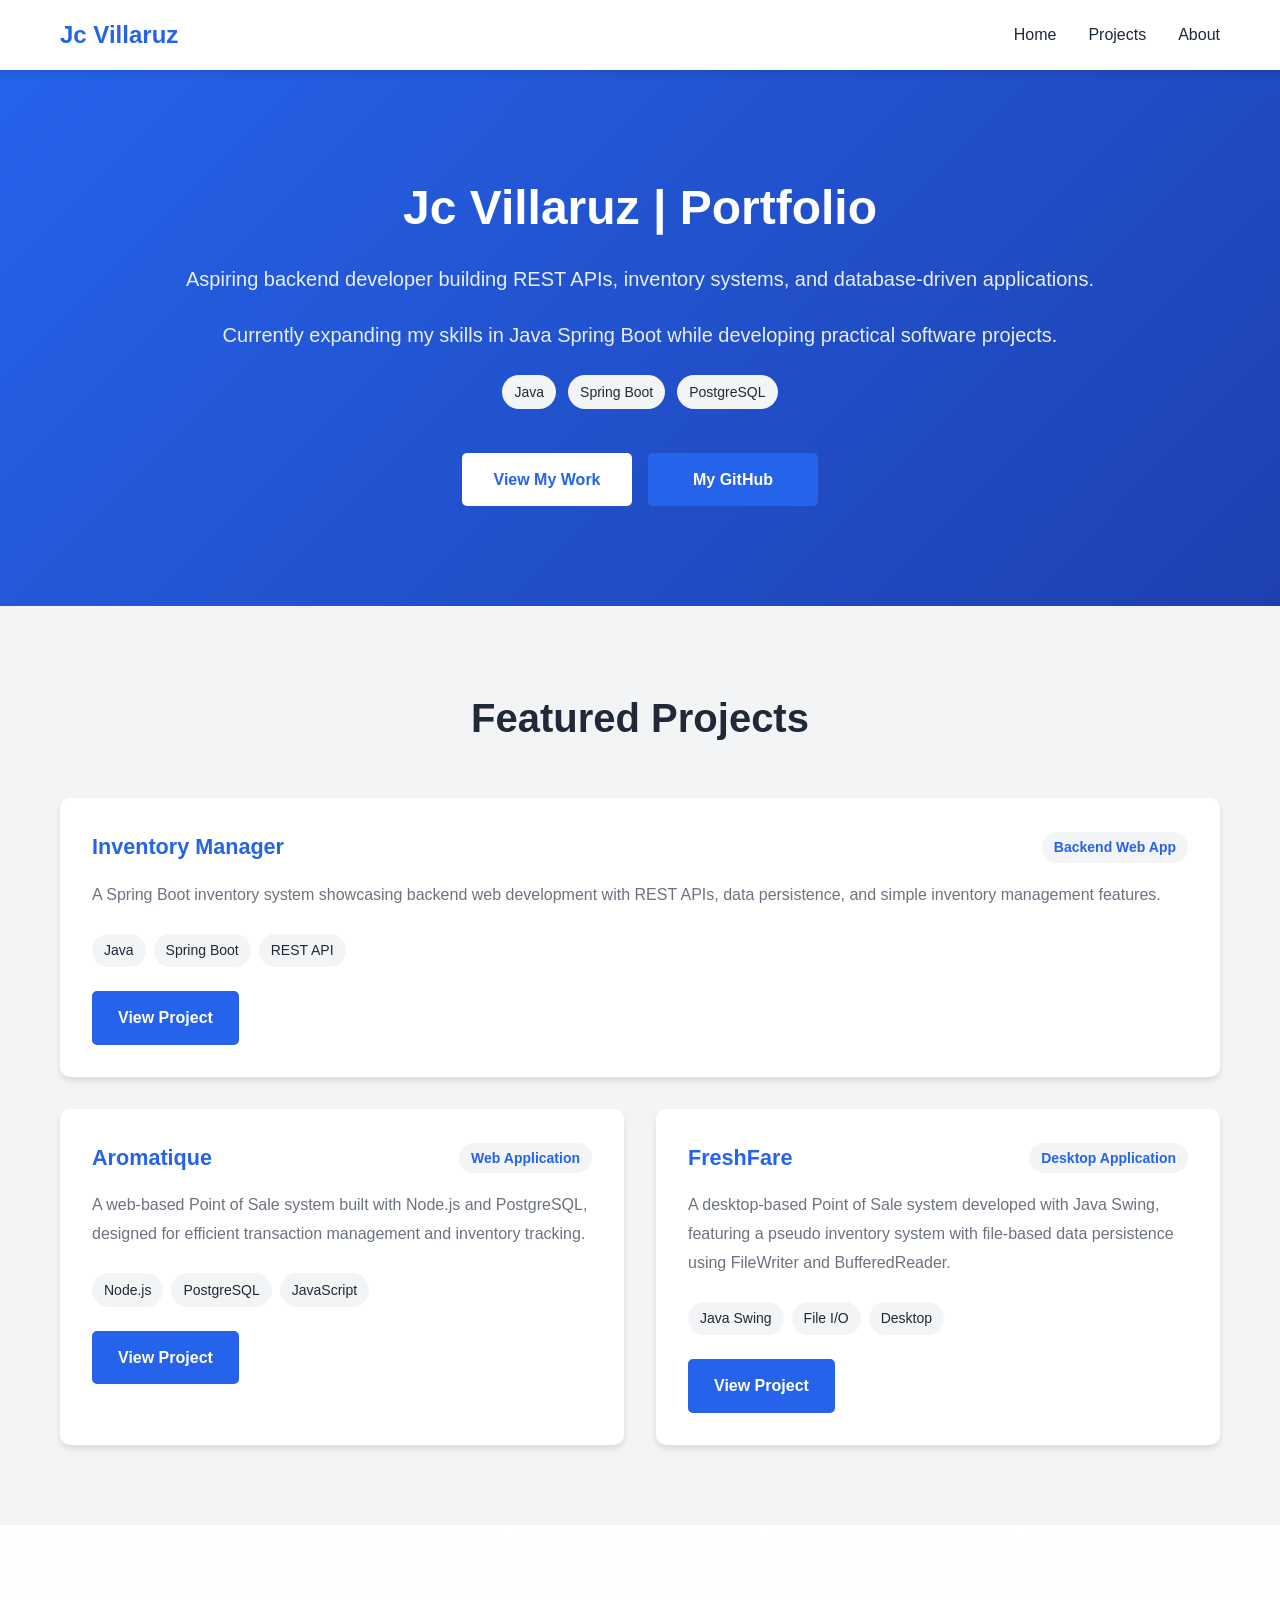
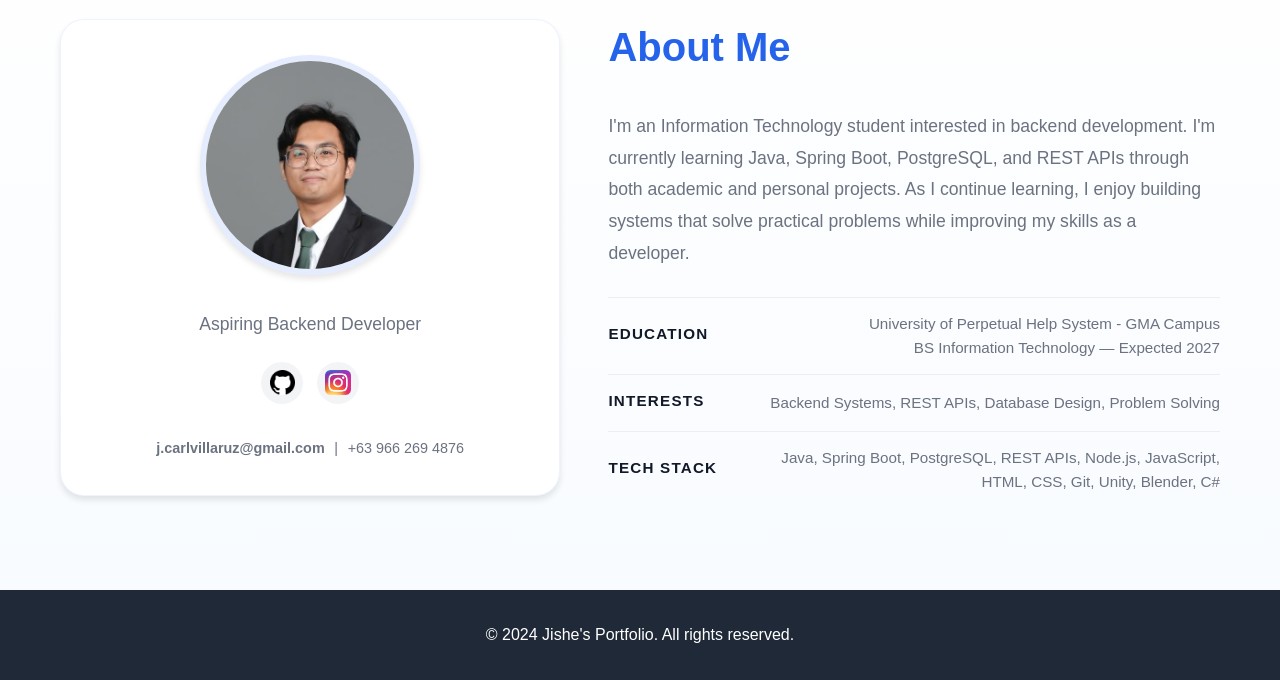
<file: index.html>
<!DOCTYPE html>
<html lang="en">
<head>
    <meta charset="UTF-8">
    <meta name="viewport" content="width=device-width, initial-scale=1.0">
    <title>Portfolio - Jishe</title>
    <link rel="stylesheet" href="styles.css">
</head>
<body>
    <!-- Navigation -->
    <nav class="navbar">
        <div class="container">
            <div class="nav-brand">Jc Villaruz</div>
            <ul class="nav-links">
                <li><a href="#home" class="nav-link">Home</a></li>
                <li><a href="#projects" class="nav-link">Projects</a></li>
                <li><a href="#about" class="nav-link">About</a></li>
            </ul>
        </div>
    </nav>

    <!-- Hero Section -->
    <section id="home" class="hero">
        <div class="container">
            <div class="hero-content">
                <h1>Jc Villaruz | Portfolio</h1>
                <p>Aspiring backend developer building REST APIs, inventory systems, and database-driven applications.</p>
                <p>Currently expanding my skills in Java Spring Boot while developing practical software projects.</p>
                <div class="hero-stack">
                    <span class="tech-badge">Java</span>
                    <span class="tech-badge">Spring Boot</span>
                    <span class="tech-badge">PostgreSQL</span>
                </div>
                <div class="hero-actions">
                    <a href="#projects" class="btn btn-primary">View My Work</a>
                    <a href="https://github.com/Jisheee" class="btn btn-secondary" target="_blank" rel="noopener noreferrer">My GitHub</a>
                </div>
            </div>
        </div>
    </section>

    <!-- Projects Section -->
    <section id="projects" class="projects">
        <div class="container">
            <h2>Featured Projects</h2>
            
            <div class="projects-grid">
                <!-- Spring Boot Inventory Project -->
                <div class="project-card">
                    <div class="project-header">
                        <h3>Inventory Manager</h3>
                        <span class="project-type">Backend Web App</span>
                    </div>
                    <p class="project-description">A Spring Boot inventory system showcasing backend web development with REST APIs, data persistence, and simple inventory management features.</p>
                    <div class="tech-stack">
                        <span class="tech-badge">Java</span>
                        <span class="tech-badge">Spring Boot</span>
                        <span class="tech-badge">REST API</span>
                    </div>
                    <a href="projects/spring-inventory.html" class="btn btn-secondary">View Project</a>
                </div>

                <!-- Aromatique Project -->
                <div class="project-card">
                    <div class="project-header">
                        <h3>Aromatique</h3>
                        <span class="project-type">Web Application</span>
                    </div>
                    <p class="project-description">A web-based Point of Sale system built with Node.js and PostgreSQL, designed for efficient transaction management and inventory tracking.</p>
                    <div class="tech-stack">
                        <span class="tech-badge">Node.js</span>
                        <span class="tech-badge">PostgreSQL</span>
                        <span class="tech-badge">JavaScript</span>
                    </div>
                    <a href="projects/aromatique.html" class="btn btn-secondary">View Project</a>
                </div>

                <!-- Java POS Project -->
                <div class="project-card">
                    <div class="project-header">
                        <h3>FreshFare</h3>
                        <span class="project-type">Desktop Application</span>
                    </div>
                    <p class="project-description">A desktop-based Point of Sale system developed with Java Swing, featuring a pseudo inventory system with file-based data persistence using FileWriter and BufferedReader.</p>
                    <div class="tech-stack">
                        <span class="tech-badge">Java Swing</span>
                        <span class="tech-badge">File I/O</span>
                        <span class="tech-badge">Desktop</span>
                    </div>
                    <a href="projects/freshfare.html" class="btn btn-secondary">View Project</a>
                </div>
            </div>
        </div>
    </section>

    <!-- About Section -->
    <section id="about" class="about">
        <div class="container">
            <div class="about-grid">
                <div class="about-profile">
                    <img src="assets/profile.jpg" alt="Jc Villaruz" class="about-photo">
                    <p class="about-title">Aspiring Backend Developer</p>
                    <div class="about-socials">
                        <a href="https://github.com/Jisheee" target="_blank" rel="noopener noreferrer" aria-label="GitHub">
                            <img src="assets/github icon.webp" alt="GitHub icon">
                        </a>
                        <!--
                        <a href="https://www.linkedin.com/" target="_blank" rel="noopener noreferrer" aria-label="LinkedIn">
                            <img src="assets/linkedin icon.png" alt="LinkedIn icon">
                        </a>
                        -->
                        <a href="https://www.instagram.com/reeechiz/" target="_blank" rel="noopener noreferrer" aria-label="Instagram">
                            <img src="assets/Instagram_icon.png" alt="Instagram icon">
                        </a>
                    </div>
                    <div class="contact-line">
                        <a href="mailto:j.carlvillaruz@gmail.com" class="mail-link">j.carlvillaruz@gmail.com</a>
                        <span class="contact-sep"> | </span>
                        <a href="tel:+639662694876" class="phone-link">+63 966 269 4876</a>
                    </div>
                </div>

                <div class="about-content">
                    <h2>About Me</h2>
                    <p>I'm an Information Technology student interested in backend development. I'm currently learning Java, Spring Boot, PostgreSQL, and REST APIs through both academic and personal projects. As I continue learning, I enjoy building systems that solve practical problems while improving my skills as a developer.</p>
                    
                        <div class="about-info-minimal">
                            <div class="muted-sep" aria-hidden="true"></div>

                            <div class="info-row">
                                <span class="info-label">Education</span>
                                <span class="info-value">University of Perpetual Help System - GMA Campus <br> BS Information Technology — Expected 2027</span>
                            </div>

                            <div class="muted-sep" aria-hidden="true"></div>

                            <div class="info-row">
                                <span class="info-label">Interests</span>
                                <span class="info-value">Backend Systems, REST APIs, Database Design, Problem Solving</span>
                            </div>

                            <div class="muted-sep" aria-hidden="true"></div>

                            <div class="info-row">
                                <span class="info-label">Tech Stack</span>
                                <span class="info-value">Java, Spring Boot, PostgreSQL, REST APIs, Node.js, JavaScript, HTML, CSS, Git, Unity, Blender, C#</span>
                            </div>
                        </div>
                </div>
            </div>
        </div>
    </section>

    <!-- Footer -->
    <footer class="footer">
        <div class="container">
            <p>&copy; 2024 Jishe's Portfolio. All rights reserved.</p>
        </div>
    </footer>

    <script src="script.js"></script>
</body>
</html>
</file>
<file: styles.css>
/* Root Variables */
:root {
    --primary-color: #2563eb;
    --secondary-color: #1e40af;
    --text-color: #1f2937;
    --bg-color: #ffffff;
    --light-bg: #f3f4f6;
    --border-color: #e5e7eb;
    --shadow: 0 4px 6px rgba(0, 0, 0, 0.1);
    --shadow-lg: 0 10px 15px rgba(0, 0, 0, 0.1);
}

/* Reset & Base Styles */
* {
    margin: 0;
    padding: 0;
    box-sizing: border-box;
}

html {
    scroll-behavior: smooth;
}

body {
    font-family: -apple-system, BlinkMacSystemFont, 'Segoe UI', Roboto, 'Helvetica Neue', Arial, sans-serif;
    color: var(--text-color);
    background-color: var(--bg-color);
    line-height: 1.6;
}

.container {
    max-width: 1200px;
    margin: 0 auto;
    padding: 0 20px;
}

/* Navigation */
.navbar {
    background-color: var(--bg-color);
    box-shadow: var(--shadow);
    position: sticky;
    top: 0;
    z-index: 100;
}

.navbar .container {
    display: flex;
    justify-content: space-between;
    align-items: center;
    padding: 1rem 20px;
}

.nav-brand {
    font-size: 1.5rem;
    font-weight: 700;
    color: var(--primary-color);
}

.nav-links {
    display: flex;
    list-style: none;
    gap: 2rem;
}

.nav-link {
    text-decoration: none;
    color: var(--text-color);
    font-weight: 500;
    transition: color 0.3s ease;
}

.nav-link:hover {
    color: var(--primary-color);
}

/* Hero Section */
.hero {
    background: linear-gradient(135deg, var(--primary-color), var(--secondary-color));
    color: white;
    padding: 100px 20px;
    text-align: center;
}

.hero-content h1 {
    font-size: 3rem;
    margin-bottom: 1rem;
    font-weight: 700;
}

.hero-content p {
    font-size: 1.25rem;
    margin-bottom: 1.5rem;
    opacity: 0.9;
}

.hero-stack {
    display: inline-flex;
    flex-wrap: wrap;
    gap: 0.75rem;
    justify-content: center;
    margin-bottom: 1.75rem;
}

.hero-actions {
    display: flex;
    flex-wrap: wrap;
    gap: 1rem;
    justify-content: center;
    margin-top: 1rem;
}

.hero-actions .btn {
    min-width: 170px;
}

/* Buttons */
.btn {
    display: inline-block;
    padding: 0.75rem 1.5rem;
    border-radius: 5px;
    text-decoration: none;
    font-weight: 600;
    transition: all 0.3s ease;
    border: 2px solid transparent;
    cursor: pointer;
    font-size: 1rem;
}

.btn-primary {
    background-color: white;
    color: var(--primary-color);
}

.btn-primary:hover {
    transform: translateY(-2px);
    box-shadow: 0 6px 20px rgba(0, 0, 0, 0.15);
}

.btn-secondary {
    background-color: var(--primary-color);
    color: white;
    border-color: var(--primary-color);
}

.btn-secondary:hover {
    background-color: var(--secondary-color);
    border-color: var(--secondary-color);
}

/* Projects Section */
.projects {
    padding: 80px 20px;
    background-color: var(--light-bg);
}

.projects h2 {
    font-size: 2.5rem;
    margin-bottom: 3rem;
    text-align: center;
}

.projects-grid {
    display: grid;
    grid-template-columns: repeat(auto-fit, minmax(400px, 1fr));
    gap: 2rem;
}

.project-card {
    background-color: var(--bg-color);
    border-radius: 10px;
    padding: 2rem;
    box-shadow: var(--shadow);
    opacity: 0;
    transform: translateY(20px);
    transition: opacity 0.6s ease, transform 0.6s ease, box-shadow 0.3s ease;
}

.project-card.is-visible {
    opacity: 1;
    transform: translateY(0);
}

.project-card:first-child {
    grid-column: 1 / -1;
}

.project-card:hover {
    transform: translateY(-5px);
    box-shadow: var(--shadow-lg);
}

.project-header {
    display: flex;
    justify-content: space-between;
    align-items: center;
    margin-bottom: 1rem;
}

.project-header h3 {
    font-size: 1.35rem;
    color: var(--primary-color);
    white-space: nowrap;
}

.project-type {
    background-color: var(--light-bg);
    color: var(--primary-color);
    padding: 0.25rem 0.75rem;
    border-radius: 20px;
    font-size: 0.875rem;
    font-weight: 600;
}

.project-description {
    color: #6b7280;
    margin-bottom: 1.5rem;
    line-height: 1.8;
}

.tech-stack {
    display: flex;
    flex-wrap: wrap;
    gap: 0.5rem;
    margin-bottom: 1.5rem;
}

.tech-badge {
    background-color: var(--light-bg);
    color: var(--text-color);
    padding: 0.35rem 0.75rem;
    border-radius: 20px;
    font-size: 0.875rem;
    font-weight: 500;
}

.media-showcase {
    margin-top: 1.5rem;
    display: grid;
    grid-template-columns: 1.5fr 1fr;
    gap: 1.5rem;
}

.media-video video {
    width: 100%;
    border-radius: 12px;
    box-shadow: var(--shadow);
}

.media-gallery {
    display: grid;
    gap: 1rem;
}

.media-gallery img {
    width: 100%;
    border-radius: 12px;
    object-fit: cover;
    min-height: 140px;
    box-shadow: var(--shadow);
}

/* About Section */
.about {
    padding: 90px 20px;
    background: linear-gradient(180deg, #ffffff 0%, #f8fbff 100%);
}

.about-grid {
    display: grid;
    grid-template-columns: 0.9fr 1.1fr;
    gap: 3rem;
    align-items: stretch;
}

.about-profile {
    background: white;
    border-radius: 24px;
    padding: 2.2rem 1.8rem;
    box-shadow: var(--shadow);
    text-align: center;
    border: 1px solid rgba(37, 99, 235, 0.08);
    display: flex;
    flex-direction: column;
    justify-content: space-between;
    margin-top: 0.25rem;
    margin-bottom: 0.25rem;
}

.about-photo {
    width: 220px;
    height: 220px;
    object-fit: cover;
    border-radius: 50%;
    margin: 0 auto 0.75rem;
    border: 6px solid rgba(37, 99, 235, 0.12);
    box-shadow: var(--shadow);
}

.about-profile h3 {
    font-size: 1.6rem;
    color: var(--primary-color);
    margin-bottom: 0.35rem;
}

.about-title {
    color: #6b7280;
    font-size: 1rem;
    margin-bottom: 0.6rem;
}

.about-socials {
    display: flex;
    justify-content: center;
    gap: 0.85rem;
}

.about-socials a {
    display: inline-flex;
    align-items: center;
    justify-content: center;
    width: 42px;
    height: 42px;
    border-radius: 50%;
    background: var(--light-bg);
    color: var(--primary-color);
    transition: transform 0.25s ease, background-color 0.25s ease, color 0.25s ease;
}

.about-socials a img {
    width: 60%;
    height: auto;
    object-fit: contain;
}

.contact-line {
    margin-top: 0.75rem;
    font-size: 0.9rem;
    color: #6b7280;
}

.contact-line span {
    display: inline-block;
}

.contact-line a.mail-link {
    color: #6b7280;
    text-decoration: none;
    font-weight: 600;
}

.contact-line a.mail-link:hover {
    color: var(--primary-color);
    text-decoration: underline;
}

.contact-line a.phone-link {
    color: #6b7280;
    text-decoration: none;
}

.contact-line .contact-sep {
    margin: 0 0.35rem;
}

.about-socials a:hover {
    transform: translateY(-3px);
    background: var(--primary-color);
    color: white;
}

.about-content {
    text-align: left;
    display: flex;
    flex-direction: column;
    justify-content: space-between;
}

.about-content h2 {
    font-size: 2.6rem;
    margin-bottom: 0.5rem;
    color: var(--primary-color);
}

.about-content p {
    max-width: 700px;
    margin: 0 0 0.5rem;
    font-size: 1.05rem;
    color: #4b5563;
    line-height: 1.8;
}

.about-info-grid {
    display: grid;
    grid-template-columns: repeat(2, minmax(0, 1fr));
    gap: 1rem;
    margin-top: 1.5rem;
}

.info-card {
    background: white;
    border: 1px solid rgba(37, 99, 235, 0.08);
    border-radius: 16px;
    padding: 1rem;
    box-shadow: 0 8px 20px rgba(15, 23, 42, 0.04);
}

.info-label {
    display: block;
    font-size: 0.8rem;
    text-transform: uppercase;
    letter-spacing: 0.08em;
    color: #6b7280;
    margin-bottom: 0.3rem;
}

.info-value {
    font-size: 0.95rem;
    font-weight: 600;
    color: var(--text-color);
}

/* Minimal about info list */
.about-info-minimal {
    margin-top: 1.25rem;
}

.muted-sep {
    height: 1px;
    background: rgba(15, 23, 42, 0.06);
    border-radius: 2px;
    margin: 0.5rem 0;
}

.about-info-minimal .info-row {
    display: flex;
    justify-content: space-between;
    align-items: center;
    padding: 0.35rem 0;
}

.about-info-minimal .info-label {
    color: #111827;
    font-size: 0.95rem;
    min-width: 160px;
    font-weight: 700;
}

.about-info-minimal .info-value {
    color: #6b7280;
    font-weight: 400;
    text-align: right;
}

.project-media-shell {
    display: grid;
    grid-template-columns: 1.15fr 0.95fr;
    gap: 1.5rem;
    align-items: stretch;
    margin-bottom: 2rem;
    padding: 1.5rem;
    background: linear-gradient(135deg, rgba(37, 99, 235, 0.05), rgba(30, 64, 175, 0.04));
    border: 1px solid var(--border-color);
    border-radius: 16px;
    box-shadow: var(--shadow);
}

.project-media-video video {
    width: 100%;
    height: 100%;
    min-height: 280px;
    object-fit: contain;
    border-radius: 12px;
    background: #111827;
}

.project-media-carousel {
    display: flex;
    flex-direction: column;
    gap: 0.75rem;
}

.carousel-stage {
    position: relative;
    display: flex;
    justify-content: center;
    align-items: center;
    overflow: hidden;
    border-radius: 12px;
    min-height: 280px;
    background: #111827;
}

.carousel-image {
    display: none;
    width: 100%;
    height: 100%;
    object-fit: contain;
    cursor: pointer;
}

.carousel-image.active {
    display: block;
}

.image-lightbox {
    display: none;
    position: fixed;
    inset: 0;
    z-index: 1000;
    background: rgba(15, 23, 42, 0.85);
    align-items: center;
    justify-content: center;
    padding: 1.5rem;
}

.image-lightbox.active {
    display: flex;
}

.image-lightbox-content {
    position: relative;
    width: min(100%, 1100px);
    max-height: 100%;
}

.image-lightbox-content img {
    width: 100%;
    height: auto;
    max-height: 90vh;
    border-radius: 12px;
    box-shadow: 0 20px 60px rgba(0, 0, 0, 0.45);
}

.lightbox-close {
    position: absolute;
    top: -0.75rem;
    right: -0.75rem;
    width: 2.5rem;
    height: 2.5rem;
    display: grid;
    place-items: center;
    border: none;
    border-radius: 50%;
    background: rgba(255, 255, 255, 0.15);
    color: white;
    cursor: pointer;
    font-size: 1.25rem;
    line-height: 1;
}

.lightbox-close:hover {
    background: rgba(255, 255, 255, 0.25);
}

.carousel-controls {
    display: flex;
    align-items: center;
    justify-content: center;
    gap: 0.75rem;
}

.carousel-btn {
    border: none;
    background: var(--primary-color);
    color: white;
    width: 42px;
    height: 42px;
    border-radius: 50%;
    cursor: pointer;
    font-size: 1.1rem;
    transition: transform 0.2s ease, background-color 0.2s ease;
}

.carousel-btn:hover {
    background: var(--secondary-color);
    transform: translateY(-1px);
}

.carousel-label {
    font-size: 0.95rem;
    font-weight: 600;
    color: var(--primary-color);
}

@media (max-width: 900px) {
    .project-media-shell {
        grid-template-columns: 1fr;
    }
}

.about h2 {
    font-size: 2.5rem;
    margin-bottom: 2rem;
}

.about p {
    max-width: 700px;
    margin: 0 auto;
    font-size: 1.1rem;
    color: #6b7280;
    line-height: 1.8;
}

/* Scroll reveal animation */
.about-profile,
.about-content {
    opacity: 0;
    transform: translateY(24px);
    transition: opacity 0.8s ease, transform 0.8s ease;
}

.about-profile.is-visible,
.about-content.is-visible {
    opacity: 1;
    transform: translateY(0);
}

/* Footer */
.footer {
    background-color: var(--text-color);
    color: white;
    text-align: center;
    padding: 2rem 20px;
}

/* Responsive Design */
@media (max-width: 900px) {
    .about-grid {
        grid-template-columns: 1fr;
        gap: 2rem;
    }

    .about-content {
        text-align: center;
        display: block;
    }

    .about-profile {
        display: block;
        margin-top: 0;
        margin-bottom: 0;
    }

    .about-content p {
        margin-left: auto;
        margin-right: auto;
    }
}

@media (max-width: 768px) {
    .nav-links {
        gap: 1rem;
    }

    .hero-content h1 {
        font-size: 2rem;
    }

    .hero-content p {
        font-size: 1rem;
    }

    .projects h2 {
        font-size: 2rem;
    }

    .about-content h2 {
        font-size: 2rem;
    }

    .projects-grid {
        grid-template-columns: 1fr;
    }

    .about-info-grid {
        grid-template-columns: 1fr;
    }
}

@media (max-width: 480px) {
    .nav-brand {
        font-size: 1.25rem;
    }

    .nav-links {
        gap: 0.5rem;
    }

    .nav-link {
        font-size: 0.9rem;
    }

    .hero-content h1 {
        font-size: 1.5rem;
    }

    .btn {
        padding: 0.5rem 1rem;
        font-size: 0.9rem;
    }
}
</file>
